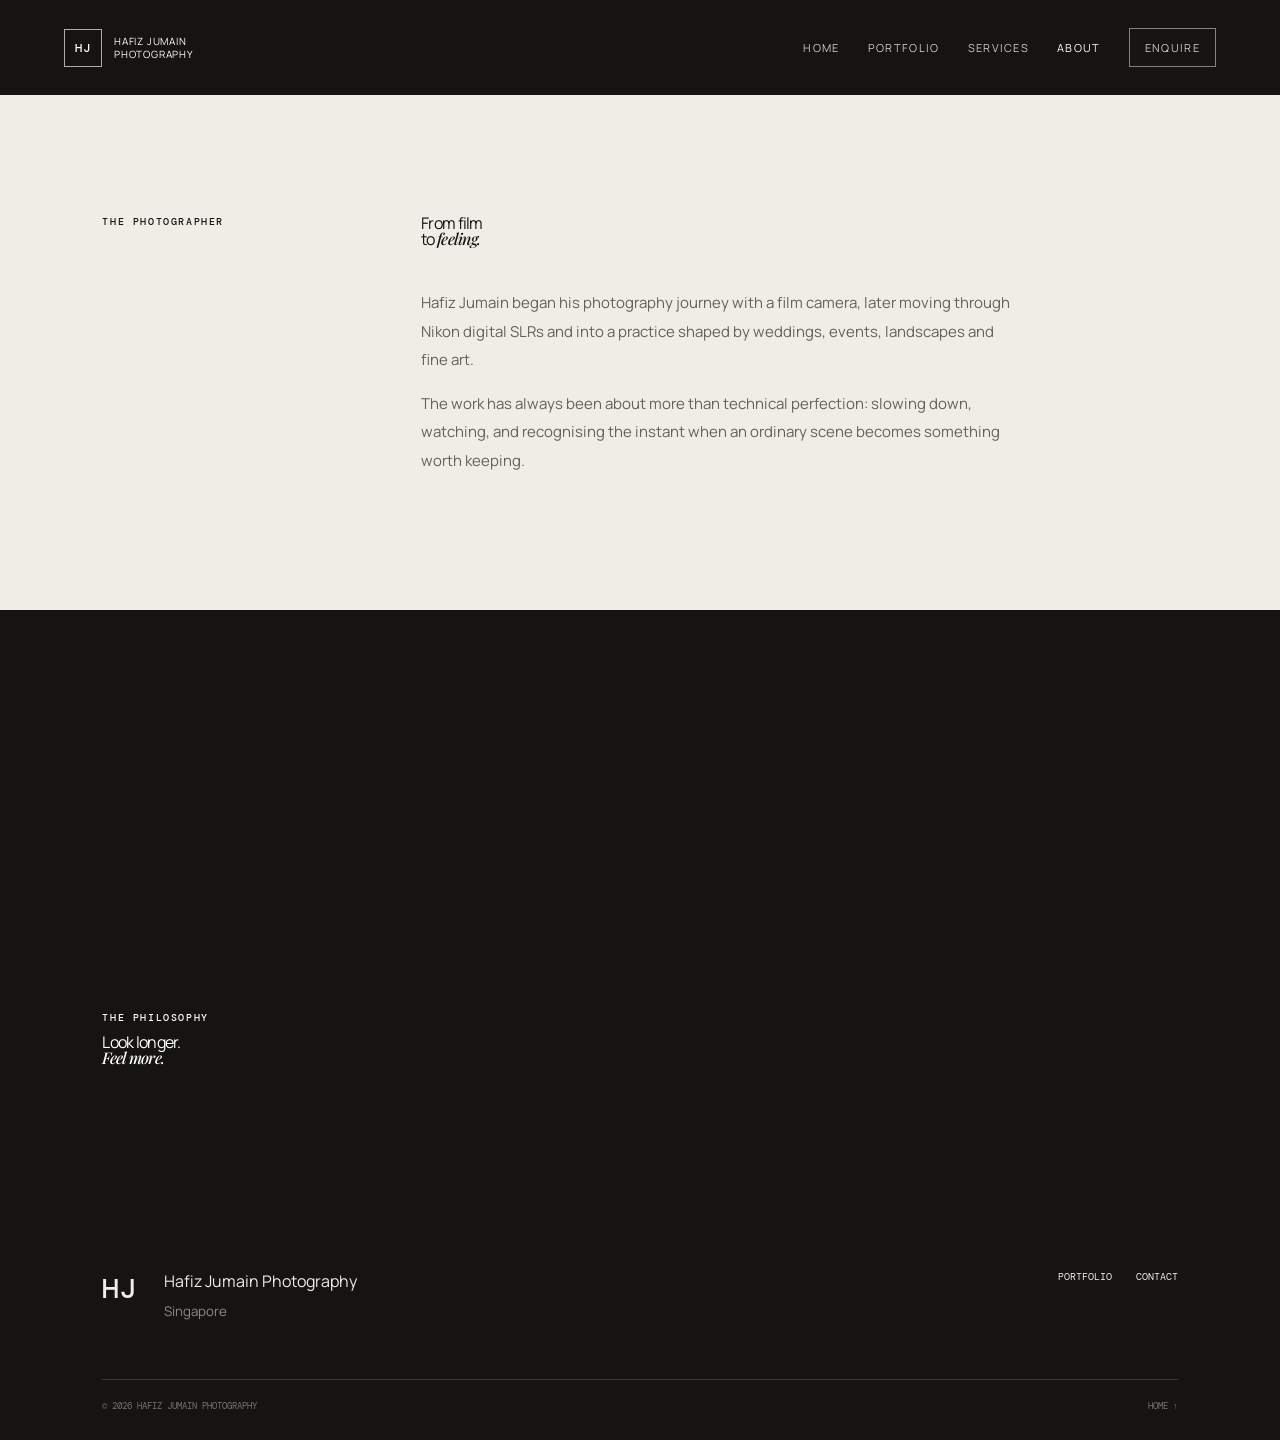
<file: about.html>
<!doctype html><html lang="en"><head><meta charset="utf-8"><meta name="viewport" content="width=device-width,initial-scale=1"><title>About — Hafiz Jumain Photography</title><link rel="preconnect" href="https://fonts.googleapis.com"><link rel="preconnect" href="https://fonts.gstatic.com" crossorigin><link href="https://fonts.googleapis.com/css2?family=DM+Mono&family=Manrope:wght@400;500;600&family=Playfair+Display:ital,wght@0,500;1,500&display=swap" rel="stylesheet"><link rel="stylesheet" href="./styles.css?v=6"></head><body><header class="site-header" style="position:relative;background:#151412"><a class="brand" href="./index.html"><b>HJ</b><span>Hafiz Jumain<br>Photography</span></a><button class="menu-toggle"><span></span><span></span></button><nav class="site-nav"><a href="./index.html">Home</a><a href="./portfolio.html">Portfolio</a><a href="./services.html">Services</a><a class="active" href="./about.html">About</a><a href="./contact.html" class="nav-cta">Enquire</a></nav></header><main><section class="section-pad statement"><div class="section-label">The photographer</div><div><p class="display">From film<br>to <em>feeling.</em></p><p class="body-copy">Hafiz Jumain began his photography journey with a film camera, later moving through Nikon digital SLRs and into a practice shaped by weddings, events, landscapes and fine art.</p><p class="body-copy">The work has always been about more than technical perfection: slowing down, watching, and recognising the instant when an ordinary scene becomes something worth keeping.</p></div></section><section class="dark-section"><div style="min-height:600px;background:linear-gradient(90deg,rgba(21,20,18,.2),rgba(21,20,18,.7)),url('https://images.unsplash.com/photo-1452587925148-ce544e77e70d?auto=format&fit=crop&w=1800&q=85') center/cover;display:flex;align-items:flex-end;padding:8vw;color:#fff"><div style="max-width:650px"><p class="eyebrow">The philosophy</p><p class="display">Look longer.<br><em>Feel more.</em></p></div></div></section></main><footer class="footer"><div class="footer-brand">HJ</div><div><p>Hafiz Jumain Photography</p><small>Singapore</small></div><div class="footer-links"><a href="./portfolio.html">Portfolio</a><a href="./contact.html">Contact</a></div><div class="footer-bottom"><span>© <span id="year"></span> Hafiz Jumain Photography</span><a href="./index.html">Home ↑</a></div></footer><script src="./script.js?v=6"></script></body></html>
</file>
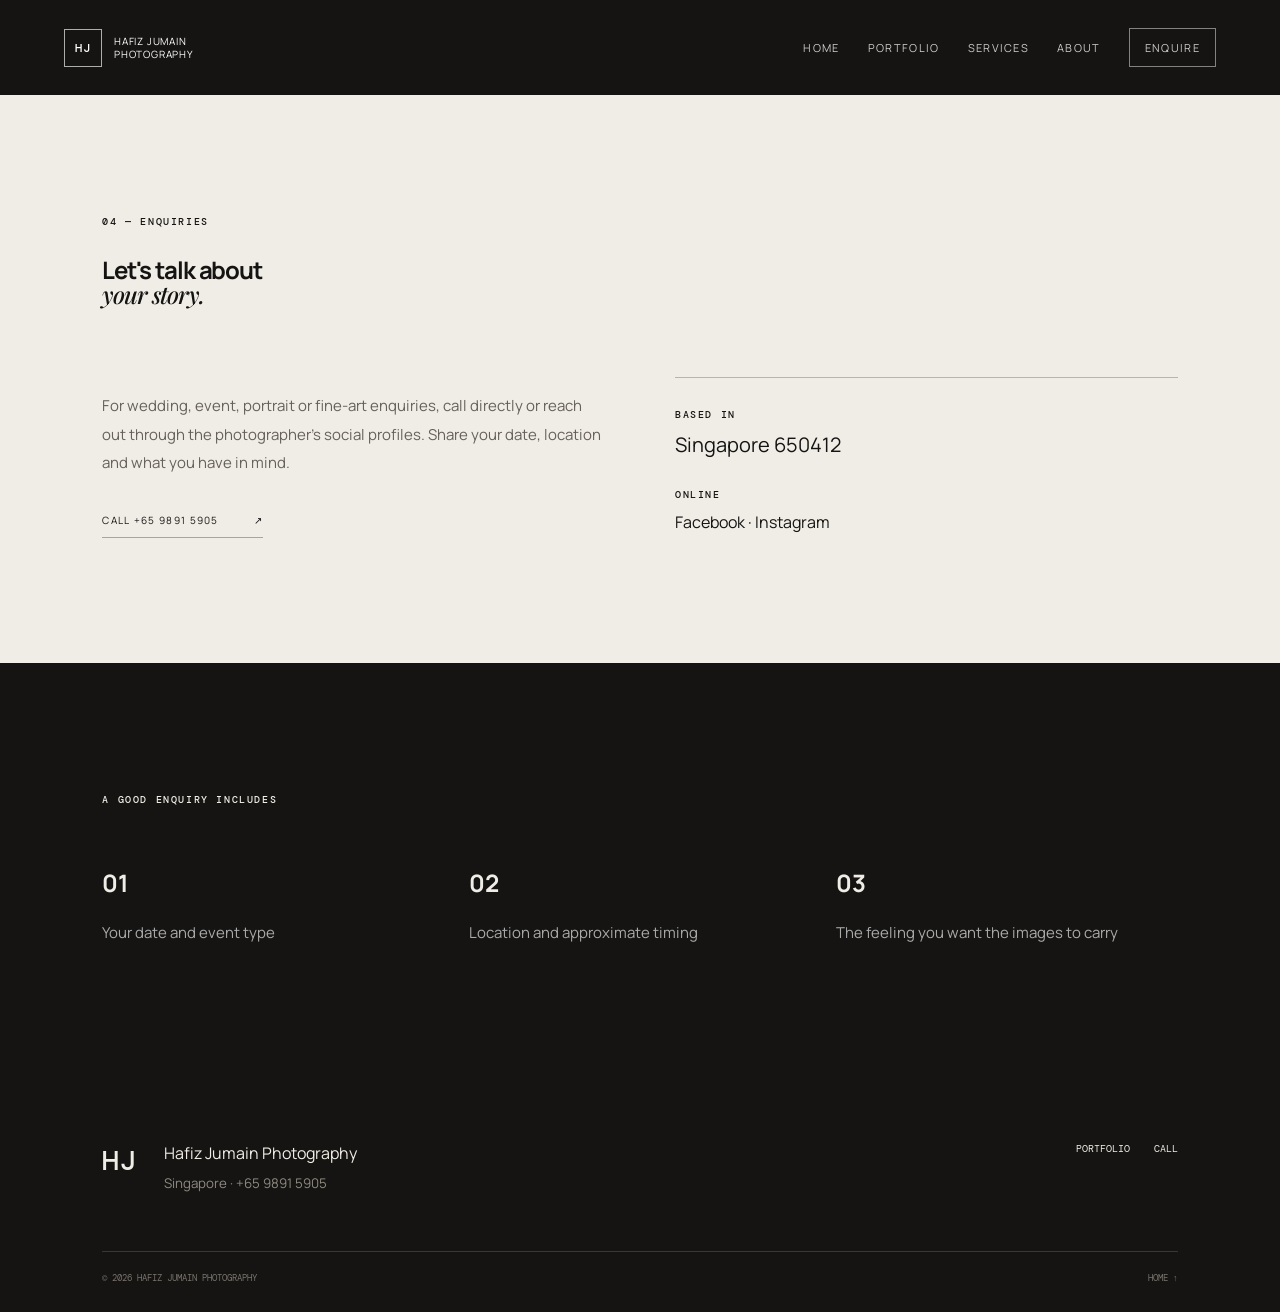
<file: contact.html>
<!doctype html><html lang="en"><head><meta charset="utf-8"><meta name="viewport" content="width=device-width,initial-scale=1"><title>Contact — Hafiz Jumain Photography</title><link rel="preconnect" href="https://fonts.googleapis.com"><link rel="preconnect" href="https://fonts.gstatic.com" crossorigin><link href="https://fonts.googleapis.com/css2?family=DM+Mono&family=Manrope:wght@400;500;600&family=Playfair+Display:ital,wght@0,500;1,500&display=swap" rel="stylesheet"><link rel="stylesheet" href="./styles.css?v=6"></head><body><header class="site-header" style="position:relative;background:#151412"><a class="brand" href="./index.html"><b>HJ</b><span>Hafiz Jumain<br>Photography</span></a><button class="menu-toggle"><span></span><span></span></button><nav class="site-nav"><a href="./index.html">Home</a><a href="./portfolio.html">Portfolio</a><a href="./services.html">Services</a><a href="./about.html">About</a><a class="nav-cta" href="./contact.html">Enquire</a></nav></header><main><section class="section-pad"><div class="section-label">04 — Enquiries</div><h1 class="display" style="margin-top:30px">Let's talk about<br><em>your story.</em></h1><div style="display:grid;grid-template-columns:1fr 1fr;gap:70px;margin-top:70px"><div><p class="body-copy">For wedding, event, portrait or fine-art enquiries, call directly or reach out through the photographer's social profiles. Share your date, location and what you have in mind.</p><a class="arrow-link" href="tel:+6598915905">Call +65 9891 5905 <span>↗</span></a></div><div style="border-top:1px solid #b9b3a9;padding-top:20px"><p class="section-label">Based in</p><p style="font-size:20px;margin:8px 0 30px">Singapore 650412</p><p class="section-label">Online</p><p style="margin:10px 0">Facebook · Instagram</p></div></div></section><section class="dark-section section-pad"><p class="eyebrow">A good enquiry includes</p><div style="display:grid;grid-template-columns:repeat(3,1fr);gap:25px;margin-top:40px"><div><h2>01</h2><p class="body-copy" style="color:#aaa">Your date and event type</p></div><div><h2>02</h2><p class="body-copy" style="color:#aaa">Location and approximate timing</p></div><div><h2>03</h2><p class="body-copy" style="color:#aaa">The feeling you want the images to carry</p></div></div></section></main><footer class="footer"><div class="footer-brand">HJ</div><div><p>Hafiz Jumain Photography</p><small>Singapore · +65 9891 5905</small></div><div class="footer-links"><a href="./portfolio.html">Portfolio</a><a href="tel:+6598915905">Call</a></div><div class="footer-bottom"><span>© <span id="year"></span> Hafiz Jumain Photography</span><a href="./index.html">Home ↑</a></div></footer><script src="./script.js?v=6"></script></body></html>
</file>
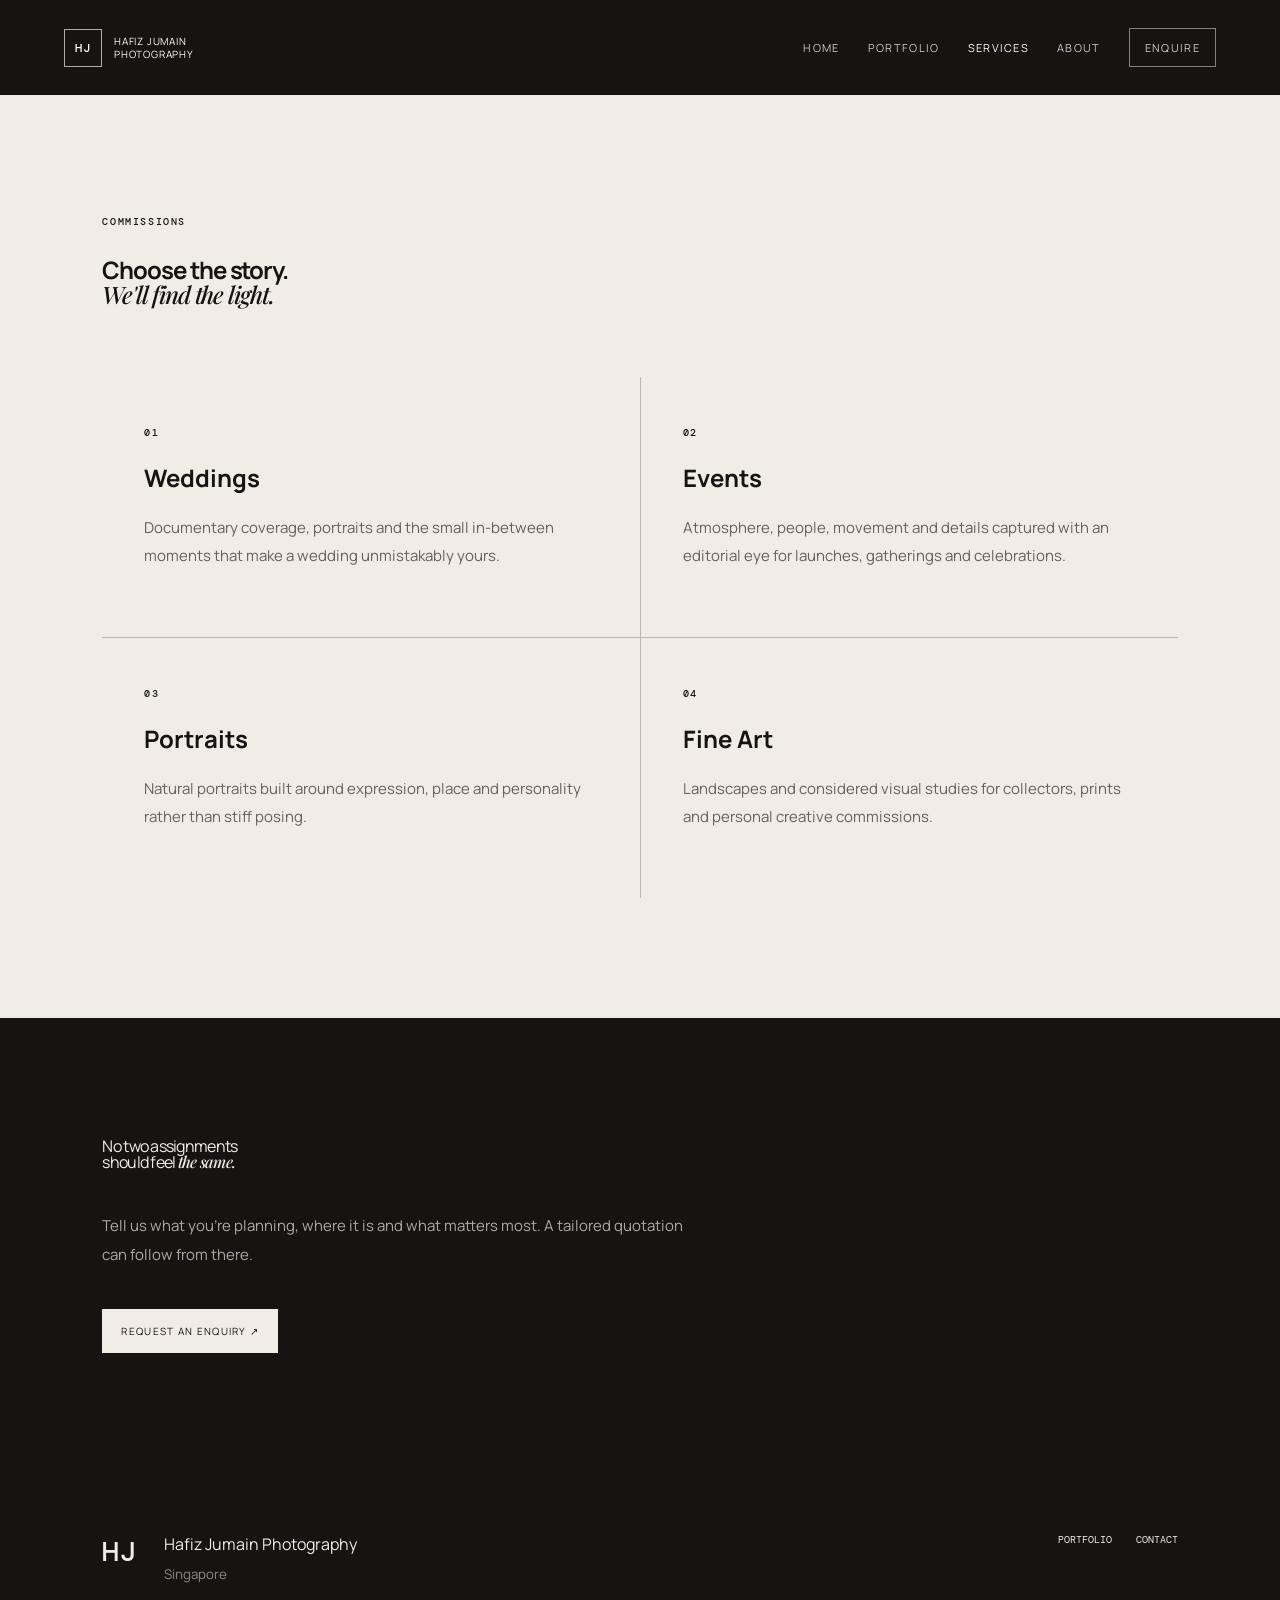
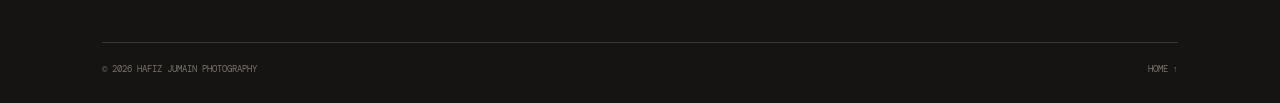
<file: services.html>
<!doctype html><html lang="en"><head><meta charset="utf-8"><meta name="viewport" content="width=device-width,initial-scale=1"><title>Services — Hafiz Jumain Photography</title><link rel="preconnect" href="https://fonts.googleapis.com"><link rel="preconnect" href="https://fonts.gstatic.com" crossorigin><link href="https://fonts.googleapis.com/css2?family=DM+Mono&family=Manrope:wght@400;500;600&family=Playfair+Display:ital,wght@0,500;1,500&display=swap" rel="stylesheet"><link rel="stylesheet" href="./styles.css?v=6"></head><body><header class="site-header" style="position:relative;background:#151412"><a class="brand" href="./index.html"><b>HJ</b><span>Hafiz Jumain<br>Photography</span></a><button class="menu-toggle"><span></span><span></span></button><nav class="site-nav"><a href="./index.html">Home</a><a href="./portfolio.html">Portfolio</a><a class="active" href="./services.html">Services</a><a href="./about.html">About</a><a href="./contact.html" class="nav-cta">Enquire</a></nav></header><main><section class="section-pad"><div class="section-label">Commissions</div><h1 class="display" style="margin-top:30px">Choose the story.<br><em>We'll find the light.</em></h1><div style="display:grid;grid-template-columns:repeat(2,1fr);gap:1px;background:#bdb7ad;margin-top:70px"><article style="background:#f0ede6;padding:42px;min-height:260px"><small class="section-label">01</small><h2>Weddings</h2><p class="body-copy">Documentary coverage, portraits and the small in-between moments that make a wedding unmistakably yours.</p></article><article style="background:#f0ede6;padding:42px;min-height:260px"><small class="section-label">02</small><h2>Events</h2><p class="body-copy">Atmosphere, people, movement and details captured with an editorial eye for launches, gatherings and celebrations.</p></article><article style="background:#f0ede6;padding:42px;min-height:260px"><small class="section-label">03</small><h2>Portraits</h2><p class="body-copy">Natural portraits built around expression, place and personality rather than stiff posing.</p></article><article style="background:#f0ede6;padding:42px;min-height:260px"><small class="section-label">04</small><h2>Fine Art</h2><p class="body-copy">Landscapes and considered visual studies for collectors, prints and personal creative commissions.</p></article></div></section><section class="dark-section section-pad"><p class="display">No two assignments<br>should feel <em>the same.</em></p><p class="body-copy" style="color:#aaa">Tell us what you're planning, where it is and what matters most. A tailored quotation can follow from there.</p><a class="button light" style="display:inline-block;margin-top:25px" href="./contact.html">Request an enquiry ↗</a></section></main><footer class="footer"><div class="footer-brand">HJ</div><div><p>Hafiz Jumain Photography</p><small>Singapore</small></div><div class="footer-links"><a href="./portfolio.html">Portfolio</a><a href="./contact.html">Contact</a></div><div class="footer-bottom"><span>© <span id="year"></span> Hafiz Jumain Photography</span><a href="./index.html">Home ↑</a></div></footer><script src="./script.js?v=6"></script></body></html>
</file>
<file: styles.css>
*{box-sizing:border-box}html{scroll-behavior:smooth}body{margin:0;background:#f0ede6;color:#151412;font-family:Manrope,Arial,sans-serif}a{color:inherit;text-decoration:none}img{display:block;width:100%;height:100%;object-fit:cover}.loader{position:fixed;inset:0;background:#11100e;color:#f0ede6;z-index:100;display:grid;place-items:center;transition:opacity .7s,visibility .7s}.loader span{font:500 28px 'DM Mono';letter-spacing:.12em}.loader i{position:absolute;width:70px;height:1px;background:#f0ede6;transform:translateY(42px);animation:load 1.1s ease-in-out infinite}@keyframes load{50%{transform:translate(35px,42px);opacity:.25}}.loader.done{opacity:0;visibility:hidden}.site-header{position:absolute;top:0;left:0;right:0;z-index:20;padding:28px 5vw;display:flex;align-items:center;justify-content:space-between;color:#fff}.brand{display:flex;align-items:center;gap:12px;text-transform:uppercase;letter-spacing:.08em;font-size:10px;line-height:1.3}.brand b{width:38px;height:38px;border:1px solid rgba(255,255,255,.65);display:grid;place-items:center;font:500 12px 'DM Mono'}.site-nav{display:flex;align-items:center;gap:28px;font-size:11px;text-transform:uppercase;letter-spacing:.12em}.site-nav a{opacity:.78}.site-nav a:hover,.site-nav .active{opacity:1}.nav-cta{border:1px solid rgba(255,255,255,.6);padding:11px 15px}.menu-toggle{display:none;background:none;border:0}.hero{min-height:100svh;position:relative;display:grid;align-items:end;overflow:hidden;background:#191816;color:#fff}.hero-media{position:absolute;inset:0;background:linear-gradient(90deg,rgba(0,0,0,.66),rgba(0,0,0,.12)),url('https://images.unsplash.com/photo-1519741497674-611481863552?auto=format&fit=crop&w=2200&q=90') center/cover;transform:scale(1.03)}.hero-grid{position:absolute;inset:0;background:linear-gradient(rgba(255,255,255,.06) 1px,transparent 1px),linear-gradient(90deg,rgba(255,255,255,.06) 1px,transparent 1px);background-size:25% 100%;opacity:.28}.hero-content{position:relative;z-index:2;padding:0 5vw 10vh;max-width:850px}.eyebrow,.section-label{font:500 10px 'DM Mono';letter-spacing:.16em;text-transform:uppercase}.hero h1{font:500 clamp(64px,10vw,150px);line-height:.86;letter-spacing:-.055em;margin:22px 0 30px}.hero h1 em,.display em,h2 em{font-family:'Playfair Display',serif;font-weight:500}.hero-lead{max-width:470px;font-size:14px;line-height:1.8;color:rgba(255,255,255,.78)}.hero-actions{display:flex;gap:26px;align-items:center;margin-top:34px}.button{padding:15px 19px;font-size:10px;text-transform:uppercase;letter-spacing:.13em}.button.light{background:#f0ede6;color:#151412}.text-link{font-size:10px;text-transform:uppercase;letter-spacing:.13em}.light-text{color:#fff;border-bottom:1px solid rgba(255,255,255,.5);padding-bottom:5px}.hero-index,.hero-scroll{position:absolute;z-index:2;font:10px 'DM Mono';letter-spacing:.12em}.hero-index{right:5vw;bottom:10vh}.hero-index span{opacity:.4;margin:0 7px}.hero-scroll{bottom:30px;left:50%;transform:translateX(-50%);display:flex;gap:12px;align-items:center}.hero-scroll span{width:65px;height:1px;background:#fff;opacity:.6}.section-pad{padding:120px 8vw}.statement{display:grid;grid-template-columns:25% 1fr;gap:50px}.display{font:500 clamp(42px,6vw,82px);line-height:1;letter-spacing:-.045em;margin:0 0 42px}.body-copy{max-width:590px;color:#65615a;font-size:15px;line-height:1.9}.arrow-link{display:inline-flex;gap:35px;margin-top:20px;padding-bottom:10px;border-bottom:1px solid #aaa49a;text-transform:uppercase;font-size:10px;letter-spacing:.13em}.dark-section{background:#151412;color:#f0ede6}.feature-head{display:flex;justify-content:space-between;align-items:center;margin-bottom:45px}.masonry{display:grid;grid-template-columns:1.25fr .75fr;grid-template-rows:390px 310px;gap:16px}.photo{position:relative;overflow:hidden;background:#292723}.photo:after{content:'';position:absolute;inset:0;background:linear-gradient(transparent 55%,rgba(0,0,0,.65));opacity:.75}.photo img{transition:transform 1s}.photo:hover img{transform:scale(1.045)}.photo span{position:absolute;z-index:2;left:22px;bottom:20px;font:10px 'DM Mono';letter-spacing:.14em;text-transform:uppercase}.photo-a{grid-row:span 2}.quote{text-align:center;max-width:1100px;margin:auto}.quote-mark{font:100px 'Playfair Display';line-height:.6;color:#938c7e}.quote blockquote{font:italic 500 clamp(28px,4vw,52px) 'Playfair Display';line-height:1.18;letter-spacing:-.02em;margin:30px auto}.quote p{font:10px 'DM Mono';letter-spacing:.15em;text-transform:uppercase}.split-call{background:#b9b0a0;min-height:420px;padding:80px 8vw;display:flex;align-items:center;justify-content:space-between}.split-call h2{font:500 clamp(52px,8vw,100px);line-height:.88;letter-spacing:-.055em;margin:22px 0 0}.circle-button{width:145px;height:145px;border-radius:50%;border:1px solid #25231f;display:grid;place-items:center;text-align:center;text-transform:uppercase;font:10px 'DM Mono';letter-spacing:.1em;transition:.35s}.circle-button:hover{background:#151412;color:#f0ede6}.circle-button span{font-size:18px}.footer{background:#151412;color:#f0ede6;padding:60px 8vw 28px;display:grid;grid-template-columns:auto 1fr auto;gap:28px;align-items:start}.footer-brand{font:500 28px 'DM Mono'}.footer p{margin:0 0 7px}.footer small{color:#8e8a82}.footer-links{display:flex;gap:24px;font:10px 'DM Mono';text-transform:uppercase}.footer-bottom{grid-column:1/-1;border-top:1px solid #393732;margin-top:30px;padding-top:20px;display:flex;justify-content:space-between;color:#77736c;font:9px 'DM Mono';text-transform:uppercase}.reveal{opacity:1;transform:none;transition:opacity .8s,transform .8s}.js-ready .reveal{opacity:0;transform:translateY(25px)}.js-ready .reveal.visible{opacity:1;transform:none}@media(max-width:760px){.site-header{padding:20px 6vw}.site-nav{position:fixed;inset:0;background:#151412;display:flex;flex-direction:column;justify-content:center;align-items:center;gap:28px;opacity:0;visibility:hidden;transform:translateY(-8px);transition:.3s}.site-nav.open{opacity:1;visibility:visible;transform:none}.menu-toggle{display:flex;position:relative;z-index:30;flex-direction:column;gap:6px}.menu-toggle span{width:25px;height:1px;background:#fff}.hero-content{padding:0 6vw 90px}.hero h1{font-size:clamp(58px,17vw,100px)}.hero-index{right:6vw;bottom:28px}.hero-scroll{display:none}.section-pad{padding:80px 7vw}.statement{grid-template-columns:1fr;gap:30px}.display{font-size:46px}.masonry{grid-template-columns:1fr;grid-template-rows:420px 260px 260px}.photo-a{grid-row:auto}.feature-head{align-items:flex-start;gap:20px}.split-call{padding:70px 7vw;min-height:470px;align-items:flex-start;flex-direction:column;gap:60px}.circle-button{align-self:flex-end}.footer{grid-template-columns:1fr}.footer-links{flex-wrap:wrap}.footer-bottom{grid-column:auto;gap:20px;flex-direction:column}}
</file>
